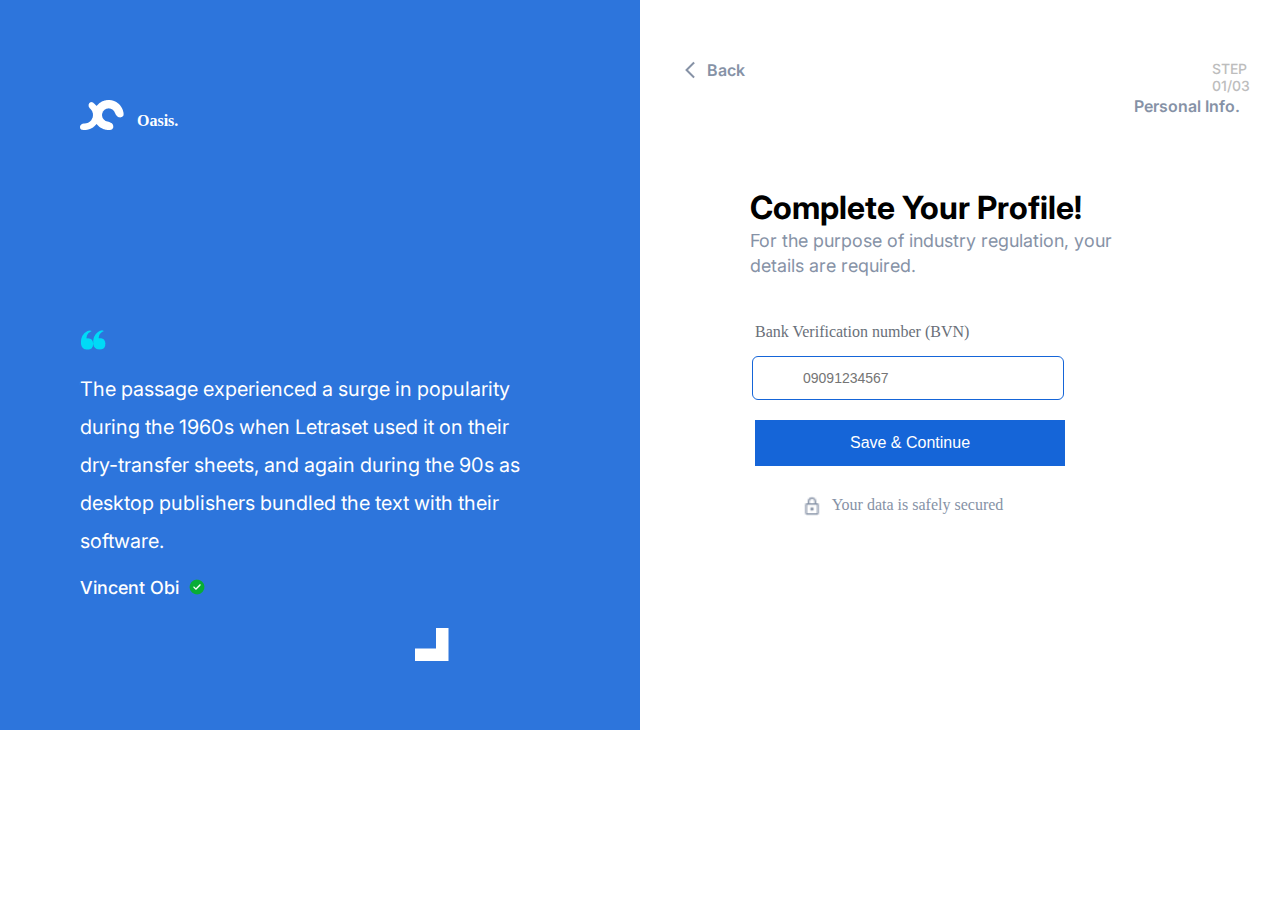
<file: index.html>
<!DOCTYPE html>
<html lang="en">
<head>
  <meta charset="UTF-8">
  <meta name="viewport" content="width=device-width, initial-scale=1.0">
  <title>Big form website</title>
  <link rel="stylesheet" href="style.css">
  <link rel="preconnect" href="https://fonts.googleapis.com">
<link rel="preconnect" href="https://fonts.gstatic.com" crossorigin>
<link href="https://fonts.googleapis.com/css2?family=Inter:ital,opsz,wght@0,14..32,100..900;1,14..32,100..900&display=swap" rel="stylesheet">
</head>
<body>
  <div class="header">
  <div class="container1">
  <div class="heading">
   <img src="Union.png">
   <p class="oasis">Oasis.</p>
  </div>
  <div class="box2">
   <img src="“.png">
   <p class="text">The passage experienced a surge in popularity<br> during the 1960s when Letraset used it on their <br>dry-transfer sheets, and again during the 90s as<br> desktop publishers bundled the text with their<br> software.</p>

   <div class="box3">
    <p class="Vincent">Vincent Obi</p>
    <img src="circle check full.png">
    <img class="vector" src="Vector 1.png">
   </div>
   
  </div>
  </div>








  <div class="container4">
    <div class="container2">
      <img src="arrow_back_ios_24px.png" height="20px">
      <p>Back</p>
      <P class="step"> STEP 01/03</P>
      </div>
      <div class="container3">
      
       <p class="pre">Personal Info.</p>
      </div>
      <div class="box11">
        <h1 class="register">Complete Your Profile!</h1>
        <p class="for">For the purpose of industry regulation, your<br> details are required.</p>
      </div>
    
      <div class="form">
        <p class="your">Bank Verification number (BVN)</p>
        <input type="text" class="name" name="fullName"  placeholder="09091234567" required>
        <!-- <img class="lock" src="circle check full.png"> -->
        
      </div>

      <button class="btn1">Save & Continue</button>
      <div class="data">
        <img src="lock_24px.png" height="20px">
        <p class="safety">Your data is safely secured</p>
        
        </div>
</div>

  
</body>
</html>
</file>
<file: style.css>
*{
  margin: 0;
  padding: 0;
  
}

.header{
  display: flex;
  /* justify-content: center; */
}

.container1{
  background-color: #1565D8E5;
  height: 730px;
  width: 50%;
}

.container4{
  background-color: white;
  height: 730px;
  width: 50%;
}

.heading{
  display: flex;
  margin-top: 100px;
  margin-left: 80px;
  color: #FFFFFF;
  gap: 13px;
  text-align: center;
  align-items: center;
}

.oasis{
  margin-top: 12px;
  font-weight: 600;
  font-size: 16px;
}

.box2{
  margin-top: 200px;
  margin-left: 80px;
  font-weight: 400;
  font-size: 20px;
  color: #FFFFFF;
  font-family: Inter;
  gap: 200px;
}


.text{
  line-height: 38px; 
  margin-top: 15px;
}

.box3{
  display: flex;
  gap: 10px;
  height: 14px;
  /* width: 16px; */
  margin-top: 20px;
  align-items: center;
}

.Vincent{
 font-weight: 500;
 font-size: 18px;
 font-family: Inter;
}

.vector{
  margin-top: 115px;
  margin-left: 200px;
}

.container2{
  display: flex;
  justify-content: flex-start;
  color:  #8692A6;
  margin-left: 40px;
  margin-top: 60px;
  font-weight: 600;
  font-size: 16px;
  font-family: Inter;
  gap: 7px;
  
}

.container3{
  display: flex;
  flex-direction: column;
  color: #8692A6;
  align-items: flex-end;
  margin-right: 40px;
  top: 10px;
  line-height: 24px;
  font-family: Inter;
}

.box11{
  margin-left: 110px;
  line-height: 40px;
}

.register{
  /* color: #000000; */
  font-weight: 700;
  font-family: Inter;
  margin-top: 70px;
}

.step{
  color: #BDBDBD;
  font-weight: 500;
  font-size: 14px;
  font-family: Inter;
  margin-left: 460px;
  /* margin-top: 10px; */
}

.pre{
  font-weight: 600;
  font-size: 16px;
  font-family: Inter;
  bottom: 40px;
  color: #8692A6;
}

.for{
  color: #8692A6;
  font-size: 30px;
  font-weight: 400;
  font-size: 18px;
  font-family: Inter;
  line-height: 25px;
}

.form{
  position: relative;
}

.btn1{
  border: 1px solid #1565D8;
  border-radius: 6px #1565D8 ;
  color: white;
  background-color: #1565D8;
  padding: 22px;
  height: 30px;
  width: 310px;
  margin-left: 115px;
  justify-content: center;
  align-items: center;
  display: flex;
  margin-top: 20px;
  font-size: 16px;
  font-weight: 500;
}

.data{
  display: flex;
  justify-content: center;
   margin-right: 95px;
  margin-top: 30px; 
  color: #8692A6;
  font-size: 16px;
  font-weight: 400;
  gap: 10px;
 }

 .form{
  position: relative;
 }

 .your{
  font-weight: 500;
  font-size: 16px;
  color: #696F79;
  margin-top: 30px;
  /* gap: 20px; */
  padding: 15px;
  margin-left: 100px;
}

.name{
  /* color: #1565D8; */
   border: 1px solid #1565D8;
   border-radius: 6px;
   height: 42px;
   width: 260px;
   font-weight: 500;
   margin-left: 112px;
   padding-left: 50px;
   color: #494949;
   font-size: 14px;
   position: relative;
 }

 .lock{
  margin-right: 80px;
  position: absolute;
 
 }

 .safety{
  margin-right: 20px;
 }
</file>
